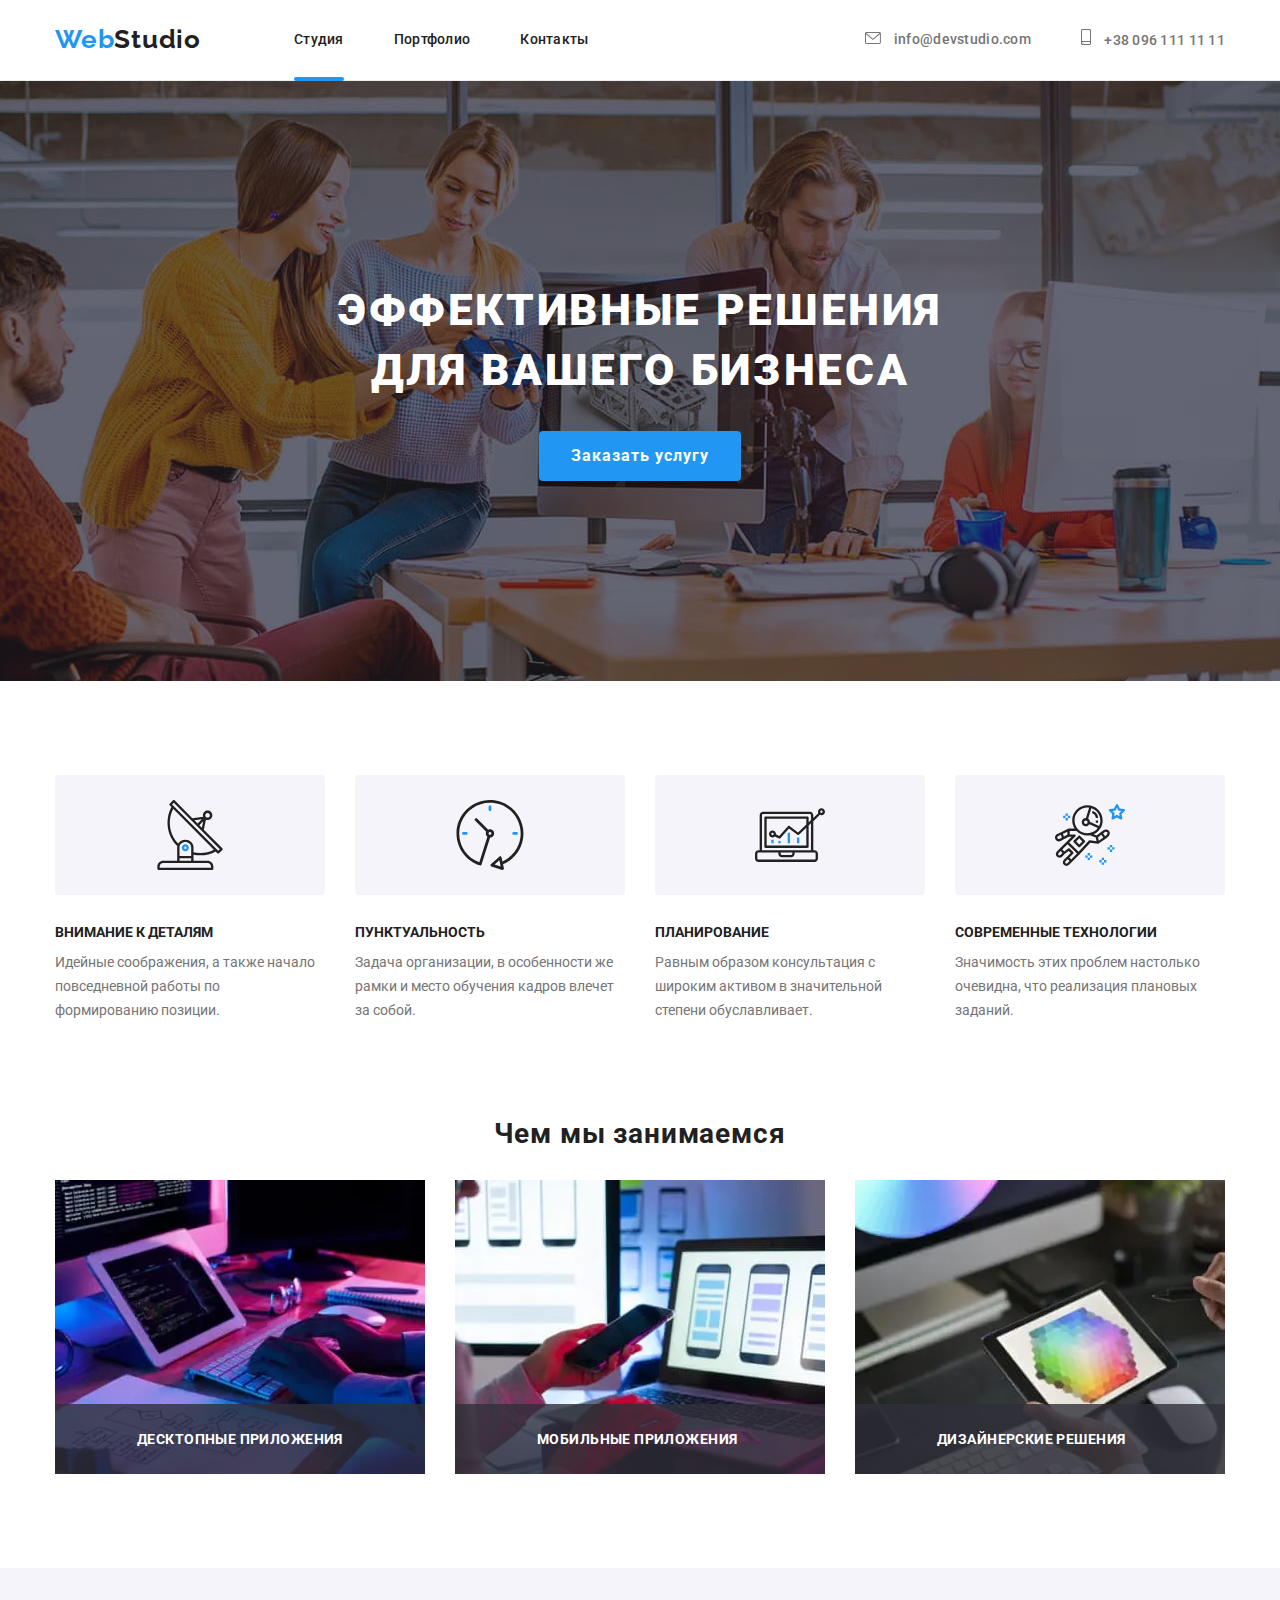
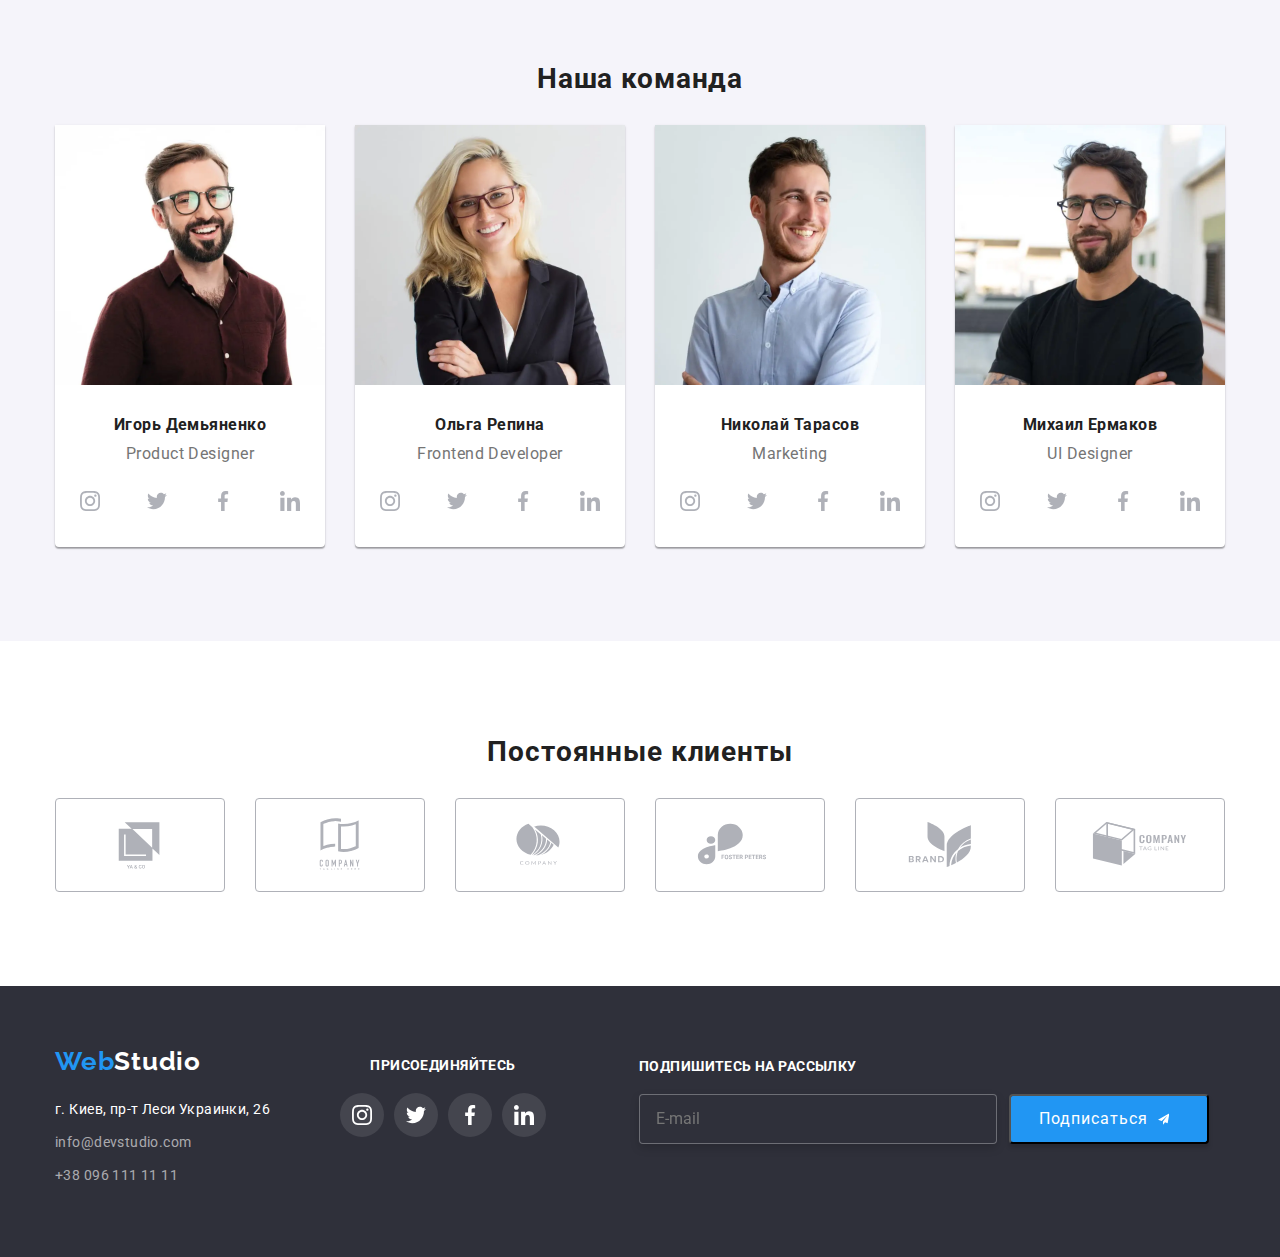
<file: index.html>
<!DOCTYPE html>
<html lang="ru">
<head>
    <meta charset="UTF-8">
    <meta http-equiv="X-UA-Compatible" content="IE=edge">
    <meta name="viewport" content="width=device-width, initial-scale=1.0">
    <title>Эффективные решения для вашего бизнеса</title>
    <link rel="preconnect" href="https://fonts.googleapis.com">
    <link rel="preconnect" href="https://fonts.gstatic.com" crossorigin>
    <link href="https://fonts.googleapis.com/css2?family=Raleway:wght@700&family=Roboto:wght@400;500;700;900&display=swap" rel="stylesheet">
    <link 
        rel="stylesheet" 
        href="https://cdnjs.cloudflare.com/ajax/libs/modern-normalize/1.1.0/modern-normalize.min.css" 
        integrity="sha512-wpPYUAdjBVSE4KJnH1VR1HeZfpl1ub8YT/NKx4PuQ5NmX2tKuGu6U/JRp5y+Y8XG2tV+wKQpNHVUX03MfMFn9Q==" 
        crossorigin="anonymous" 
        referrerpolicy="no-referrer" 
    />
    <link rel="stylesheet" href="https://cdnjs.cloudflare.com/ajax/libs/modern-normalize/1.1.0/modern-normalize.min.css">
    <link rel="stylesheet" href="./css/main.min.css">
</head>
<body>
    <header class="header">
        <div class="container header__container">
        <a class="logo header__logo link" href="./index.html"><span class="header__logo-web">Web</span>Studio</a>
        <nav class="site-nav">
            <ul class="list site-list">
                <li class="site-list__item"><a class="link site-list__link current" href="./index.html"
                    rel="noopener noreferrer">Студия</a></li>
                <li class="site-list__item"><a class="link site-list__link" href="./portfolio.html"
                    rel="noopener noreferrer">Портфолио</a></li>
                <li class="site-list__item"><a class="link site-list__link" href="">Контакты</a></li>            
             </ul>
        </nav>

                     
            <ul class="list connect">
                <li class="connect__list mail">
                                <a class="link connect__name" href="mailto:info@devstudio.com" rel="noopener noreferrer">
                   <svg class="connect__img1">
                   
                       <use href="./images/icons.svg#icon-envelope">
                        </use>
                   </svg>
                    info@devstudio.com
                                </a>
                
                </li>
                    
                <li class="connect__list">
                                <a class="link connect__name" href="tel:+380961111111">
                    <svg class="connect__img2">
                        <use href="./images/icons.svg#icon-smartphone">
                        </use>
                    </svg>                       
                    +38 096 111 11 11
                                </a>
                </li>
            </ul>
            <button class="mobile-menu-btn" data-menu-open>
                <svg class="mobile-menu-btn__icon" width="40" height="40">
                    <use href="./images/icons.svg#burger-menu-icon">                    
                    </use>
                </svg>
            </button>
        </div>
        
       <div class="mobile-menu" data-menu>
           <div class="container mobile-menu__container">
            <button type="button" class="mobile-menu__close-btn" data-menu-close>
                <svg class="mobile-menu__close-icon" width="40" height="40">
                    <use href="./images/icons.svg#close-icon"></use>
                </svg> 
            </button>
            <ul class="mobile-menu-nav">
                <li class="list mobile-menu-nav__item"><a class="mobile-menu-nav__link" href="./index.html"
                    rel="noopener noreferrer">Студия</a></li>
                <li class="list mobile-menu-nav__item"><a class="mobile-menu-nav__link" href="./portfolio.html"
                    rel="noopener noreferrer">Портфолио</a></li> 
                <li class="list mobile-menu-nav__item"><a class="mobile-menu-nav__link">Контакты</a></li>
            </ul>
            <ul class="mobile-menu-tel">
                <li class="list mobile-menu-tel__item"><a class="mobile-menu-tel__link" href="tel:+380961111111">+38 096 111 11 11</a></li>
            </ul>
            <ul class="mobile-menu-mail">
                <li class="list mobile-menu-mail__item"><a class="mobile-menu-mail__link" href="mailto:info@devstudio.com">info@devstudio.com</a></li>
            </ul>
            <ul class="mobile-menu-social">
                <li class="list mobile-menu-social__item"><a href="https://www.Instagram.com/" target="_blank" rel="noreferrer noopener" class="mobile-menu-social__link">Instagram</a></li>
                <li class="list mobile-menu-social__item"><a href="https://www.Twitter.com/" target="_blank" rel="noreferrer noopener" class="mobile-menu-social__link">Twitter</a></li>
                <li class="list mobile-menu-social__item"><a href="https://www.Facebook.com/" target="_blank" rel="noreferrer noopener" class="mobile-menu-social__link">Facebook</a></li>
                <li class="list mobile-menu-social__item"><a href="https://www.Linkedin.com/" target="_blank" rel="noreferrer noopener" class="mobile-menu-social__link">Linkedin</a></li>
            </ul>
            </div>
        </div>
             

    </header>
    <main>
        <section class="hero">
            <div class="container hero__container">
            <h1 class="hero__title">Эффективные решения для вашего бизнеса</h1>
            <button type="button" class="hero__btn" data-modal-open>Заказать услугу</button> 
            </div>
        </section>

<section class="section about">
            <div class="container about__container">
            <h2 class="visually-hidden">Преимущества</h2>
            <ul class="about-list" style="list-style:none;">
                <li class="about-list__title-img">
                    
                    <div class="about-icon-wrap">
                        
                        <svg class="about-list__icon" width="70" height="70">
                            <use href="./images/icons.svg#icon-antenna">
                            </use>
                        </svg>
                        
                    </div>
                    <h3 class="about-item__title">Внимание к деталям</h3>
                    <p class="about-item__text">Идейные соображения, а также начало повседневной работы по формированию позиции.</p>
                </li>
                <li class="about-list__title-img">
                    
                    <div class="about-icon-wrap">
                        <svg class="about-list__icon" width="70" height="70">
                            <use href="./images/icons.svg#icon-clock">
                            </use>
                        </svg>
                   
                        
                    </div>
                    <h3 class="about-item__title">Пунктуальность</h3>
                     <p class="about-item__text">Задача организации, в особенности же рамки и место обучения кадров влечет за собой.</p>
                </li>
                <li class="about-list__title-img">
                    
                    <div class="about-icon-wrap">
                        <svg class="about-list__icon" width="70" height="70">
                            <use href="./images/icons.svg#icon-diagram">
                            </use>
                        </svg>
                    
                    </div>
                    <h3 class="about-item__title">Планирование</h3>
                    <p class="about-item__text">Равным образом консультация с широким активом в значительной степени обуславливает.</p>
                </li>
                <li class="about-list__title-img">
                    
                    <div class="about-icon-wrap">
                        <svg class="about-list__icon" width="70" height="70">
                            <use href="./images/icons.svg#icon-astronaut">
                            </use>
                        </svg>
                    
                    </div>
                    <h3 class="about-item__title">Современные технологии</h3>
                    <p class="about-item__text">Значимость этих проблем настолько очевидна, что реализация плановых заданий.</p>
                </li>
            </ul>  
            </div>          
        </section>        
        
        <section class="images">
            <div class="container">
            <h2 class="after-title">Чем мы занимаемся</h2>
            <ul class="images-list">
                <li class="images-list__img">
                    
                    <picture>
                        <source
                            srcset="./images/about-img-1.webp 1x, ./images/about-img-1@2x.webp 2x"
                            media="(min-width:1200px)"
                            type="image/webp"/>
                        <source
                            srcset="./images/about-img-1.jpg 1x, ./images/about-img-1@2x.jpg 2x"
                            media="(min-width:1200px)" />
                        <source
                            srcset="./images/about-img-1-tab.webp 1x, ./images/about-img-1-tab@2x.webp 2x"
                            media="(min-width:768px)"
                            type="image/webp"/>
                        <source 
                            srcset="./images/about-img-1-tab.jpg 1x, ./images/about-img-1-tab@2x.jpg 2x" 
                            media="(min-width:768px)" />
                        <source
                            srcset="./images/about-img-1-mob.webp 1x, ./images/about-img-1-mob@2x.webp 2x"
                            media="(max-width:767px)"
                            type="image/webp"/>
                        <source 
                            srcset="./images/about-img-1-mob.jpg 1x, ./images/about-img-1-mob@2x.jpg 2x" 
                            media="(max-width:767px)" />
                        <img 
                            src="./images/about-img-1.jpg" 
                            lang="en" alt="печатает на планшете"                             
                            />
                    </picture>
                    <!-- <img 
                    src="./images/about-img-1.jpg" 
                    alt="печатает на планшете"
                    width="370"
                    height="294"
                    /> -->
                    <p class="images-list__text">Десктопные приложения</p>
                    
                </li>
                <li class="images-list__img">
                    <picture>
                        <source
                            srcset="./images/about-img-2.webp 1x, ./images/about-img-2@2x.webp 2x"
                            media="(min-width:1200px)"
                            type="image/webp"/>
                        <source
                            srcset="./images/about-img-2.jpg 1x, ./images/about-img-2@2x.jpg 2x"
                            media="(min-width:1200px)" />
                        <source
                            srcset="./images/about-img-2-tab.webp 1x, ./images/about-img-2-tab@2x.webp 2x"
                            media="(min-width:768px)"
                            type="image/webp"/>
                        <source 
                            srcset="./images/about-img-2-tab.jpg 1x, ./images/about-img-2-tab@2x.jpg 2x" 
                            media="(min-width:768px)" />
                        <source
                            srcset="./images/about-img-2-mob.webp 1x, ./images/about-img-2-mob@2x.webp 2x"
                            media="(max-width:767px)"
                            type="image/webp"/>
                        <source 
                            srcset="./images/about-img-2-mob.jpg 1x, ./images/about-img-2-mob@2x.jpg 2x" 
                            media="(max-width:767px)" />
                        <img 
                            src="./images/about-img-2.jpg" 
                            lang="en" alt="печатает на ноутбуке"                             
                            />
                    </picture>
                    <!-- <img 
                    src="./images/about-img-2.jpg" 
                    alt="печатает на ноутбуке"
                    width="370"
                    height="294"
                    />  -->
                    <p class="images-list__text">Мобильные приложения</p> 
                </li>
                <li class="images-list__img">
                    <picture>
                        <source
                            srcset="./images/about-img-3.webp 1x, ./images/about-img-3@2x.webp 2x"
                            media="(min-width:1200px)"
                            type="image/webp"/>
                        <source
                            srcset="./images/about-img-3.jpg 1x, ./images/about-img-3@2x.jpg 2x"
                            media="(min-width:1200px)" />
                        <source
                            srcset="./images/about-img-3-tab.webp 1x, ./images/about-img-3-tab@2x.webp 2x"
                            media="(min-width:768px)"
                            type="image/webp"/>
                        <source 
                            srcset="./images/about-img-3-tab.jpg 1x, ./images/about-img-3-tab@2x.jpg 2x" 
                            media="(min-width:768px)" />
                        <source
                            srcset="./images/about-img-3-mob.webp 1x, ./images/about-img-3-mob@2x.webp 2x"
                            media="(max-width:767px)"
                            type="image/webp"/>
                        <source 
                            srcset="./images/about-img-3-mob.jpg 1x, ./images/about-img-3-mob@2x.jpg 2x" 
                            media="(max-width:767px)" />
                        <img 
                            src="./images/about-img-3.jpg" 
                            lang="en" alt="рисует на планшете"                             
                            />
                    </picture>
                    <!-- <img 
                    src="./images/about-img-3.jpg" 
                    alt="рисует на планшете"
                    width="370"
                    height="294"
                    />     -->
                    <p class="images-list__text">Дизайнерские решения</p>
                </li>
            </ul>
            </div>
        </section>
        <section class="team">
            <div class="container">
            <h2 class="after-title">Наша команда</h2>
            <ul class="about-team" style="list-style:none;">
                <li class="about-team__img">
                    <picture>
                        <source
                            srcset="./images/team-img-1.webp 1x, ./images/team-img-1@2x.webp 2x"
                            media="(min-width:1200px)"
                            type="image/webp"/>
                        <source
                            srcset="./images/team-img-1.jpg 1x, ./images/team-img-1@2x.jpg 2x"
                            media="(min-width:1200px)" />
                        <source
                            srcset="./images/team-img-1-tab.webp 1x, ./images/team-img-1-tab@2x.webp 2x"
                            media="(min-width:768px)"
                            type="image/webp"/>
                        <source 
                            srcset="./images/team-img-1-tab.jpg 1x, ./images/team-img-1-tab@2x.jpg 2x" 
                            media="(min-width:768px)" />
                        <source
                            srcset="./images/team-img-1-mob.webp 1x, ./images/team-img-1-mob@2x.webp 2x"
                            media="(max-width:767px)"
                            type="image/webp"/>
                        <source 
                            srcset="./images/team-img-1-mob.jpg 1x, ./images/team-img-1-mob@2x.jpg 2x" 
                            media="(max-width:767px)" />
                        <img 
                            src="./images/team-img-1.jpg" 
                            lang="en" alt="Product Designer"
                            class="team-img" 
                            />
                    </picture>
                    <!-- <img src="./images/team-img-1-mob.jpg" alt="Игорь Демьяненко"> -->
                    <div class="about-team__content">
                    <h3 class="about-team__name">Игорь Демьяненко</h3>
                    <p class="about-team__profession" lang="en">Product Designer</p>
                    <ul class="about-team__social-list list">
                        <li class="about-team__social-item">
                            <a href="https://www.Instagram.com/" target="_blank" rel="noreferrer noopener" class="about-team__social-link">
                                <svg class="about-team__social-icon" width="20" height="20">
                                    <use href="./images/icons.svg#icon-instagram"></use>
                                </svg>
                            </a>
                        </li>
                        <li class="about-team__social-item">
                            <a href="https://www.Twitter.com/" target="_blank" rel="noreferrer noopener" class="about-team__social-link">
                                <svg class="about-team__social-icon" width="20" height="20">
                                    <use href="./images/icons.svg#icon-twitter"></use>
                                </svg>
                            </a>
                        </li>
                        <li class="about-team__social-item">
                            <a href="https://www.facebook.com/" target="_blank" rel="noreferrer noopener" class="about-team__social-link">
                                <svg class="about-team__social-icon" width="20" height="20">
                                    <use href="./images/icons.svg#icon-facebook"></use>
                                </svg>
                            </a>
                        </li>
                        <li class="about-team__social-item">
                            <a href="https://www.Linkedin.com/" target="_blank" rel="noreferrer noopener" class="about-team__social-link">
                                <svg class="about-team__social-icon" width="20" height="20">
                                    <use href="./images/icons.svg#icon-linkedin"></use>
                                </svg>
                            </a>
                        </li>
                    </ul>
                    </div>
                </li>
                <li class="about-team__img">
                    <picture>
                        <source
                            srcset="./images/team-img-2.webp 1x, ./images/team-img-2@2x.webp 2x"
                            media="(min-width:1200px)"
                            type="image/webp"/>
                        <source 
                            srcset="./images/team-img-2.jpg 1x, ./images/team-img-2@2x.jpg 2x" 
                            media="(min-width:1200px)" />
                        <source
                            srcset="./images/team-img-2-tab.webp 1x, ./images/team-img-2-tab@2x.webp 2x"
                            media="(min-width:768px)"
                            type="image/webp"/>
                        <source 
                            srcset="./images/team-img-2-tab.jpg 1x, ./images/team-img-2-tab@2x.jpg 2x" 
                            media="(min-width:768px)" />
                        <source
                            srcset="./images/team-img-2-mob.webp 1x, ./images/team-img-2-mob@2x.webp 2x"
                            media="(max-width:767px)"
                            type="image/webp"/>
                        <source 
                            srcset="./images/team-img-2-mob.jpg 1x, ./images/team-img-2-mob@2x.jpg 2x" 
                            media="(max-width:767px)" />
                        <img 
                        src="./images/team-img-2.jpg" 
                        lang="en" alt="Frontend Developer" 
                        class="team-img"/>
                    </picture>
                    <!-- <img src="./images/team-img-2-mob.jpg" alt="Ольга Репина"> -->
                    <div class="about-team__content">
                    <h3 class="about-team__name">Ольга Репина</h3>
                    <p class="about-team__profession" lang="en">Frontend Developer</p>
                    <ul class="about-team__social-list list">
                        <li class="about-team__social-item">
                            <a href="https://www.Instagram.com/" target="_blank" rel="noreferrer noopener" class="about-team__social-link">
                                <svg class="about-team__social-icon" width="20" height="20">
                                    <use href="./images/icons.svg#icon-instagram"></use>
                                </svg>
                            </a>
                        </li>
                        <li class="about-team__social-item">
                            <a href="https://www.Twitter.com/" target="_blank" rel="noreferrer noopener" class="about-team__social-link">
                                <svg class="about-team__social-icon" width="20" height="20">
                                    <use href="./images/icons.svg#icon-twitter"></use>
                                </svg>
                            </a>
                        </li>
                        <li class="about-team__social-item">
                            <a href="https://www.facebook.com/" target="_blank" rel="noreferrer noopener" class="about-team__social-link">
                                <svg class="about-team__social-icon" width="20" height="20">
                                    <use href="./images/icons.svg#icon-facebook"></use>
                                </svg>
                            </a>
                        </li>
                        <li class="about-team__social-item">
                            <a href="https://www.Linkedin.com/" target="_blank" rel="noreferrer noopener" class="about-team__social-link">
                                <svg class="about-team__social-icon" width="20" height="20">
                                    <use href="./images/icons.svg#icon-linkedin"></use>
                                </svg>
                            </a>
                        </li>
                    </ul>
                </div>
                </li>
                <li class="about-team__img">
                    <picture>
                        <source
                            srcset="./images/team-img-3.webp 1x, ./images/team-img-3@2x.webp 2x"
                            media="(min-width:1200px)"
                            type="image/webp"/>
                        <source 
                            srcset="./images/team-img-3.jpg 1x, ./images/team-img-3@2x.jpg 2x" 
                            media="(min-width:1200px)" />
                        <source
                            srcset="./images/team-img-3-tab.webp 1x, ./images/team-img-3-tab@2x.webp 2x"
                            media="(min-width:768px)"
                            type="image/webp"/>
                        <source 
                            srcset="./images/team-img-3-tab.jpg 1x, ./images/team-img-3-tab@2x.jpg 2x" 
                            media="(min-width:768px)" />
                        <source
                            srcset="./images/team-img-3-mob.webp 1x, ./images/team-img-3-mob@2x.webp 2x"
                            media="(max-width:767px)"
                            type="image/webp"/>
                        <source 
                            srcset="./images/team-img-3-mob.jpg 1x, ./images/team-img-3-mob@2x.jpg 2x" 
                            media="(max-width:767px)" />
                        <img src="./images/team-img-3.jpg" 
                        lang="en" alt="Marketing Specialist" 
                        class="team-img">
                    </picture>
                    <!-- <img src="./images/team-img-3-mob.jpg" alt="Николай Тарасов"> -->
                    <div class="about-team__content">
                    <h3 class="about-team__name">Николай Тарасов</h3>
                    <p class="about-team__profession" lang="en">Marketing</p>
                    <ul class="about-team__social-list list">
                        <li class="about-team__social-item">
                            <a href="https://www.Instagram.com/" target="_blank" rel="noreferrer noopener" class="about-team__social-link">
                                <svg class="about-team__social-icon" width="20" height="20">
                                    <use href="./images/icons.svg#icon-instagram"></use>
                                </svg>
                            </a>
                        </li>
                        <li class="about-team__social-item">
                            <a href="https://www.Twitter.com/" target="_blank" rel="noreferrer noopener" class="about-team__social-link">
                                <svg class="about-team__social-icon" width="20" height="20">
                                    <use href="./images/icons.svg#icon-twitter"></use>
                                </svg>
                            </a>
                        </li>
                        <li class="about-team__social-item">
                            <a href="https://www.facebook.com/" target="_blank" rel="noreferrer noopener" class="about-team__social-link">
                                <svg class="about-team__social-icon" width="20" height="20">
                                    <use href="./images/icons.svg#icon-facebook"></use>
                                </svg>
                            </a>
                        </li>
                        <li class="about-team__social-item">
                            <a href="https://www.Linkedin.com/" target="_blank" rel="noreferrer noopeners" class="about-team__social-link">
                                <svg class="about-team__social-icon" width="20" height="20">
                                    <use href="./images/icons.svg#icon-linkedin"></use>
                                </svg>
                            </a>
                        </li>
                    </ul>
                </div>
                </li>
                <li class="about-team__img">
                    <picture>
                        <source
                            srcset="./images/team-img-4.webp 1x, ./images/team-img-4@2x.webp 2x"
                            media="(min-width:1200px)"
                            type="image/webp"/>
                        <source 
                            srcset="./images/team-img-4.jpg 1x, ./images/team-img-4.jpg 2x" 
                            media="(min-width:1200px)" />
                        <source
                            srcset="./images/team-img-4-tab.webp 1x, ./images/team-img-4-tab@2x.webp 2x"
                            media="(min-width:768px)"
                            type="image/webp"/>
                        <source 
                            srcset="./images/team-img-4-tab.jpg 1x, ./images/team-img-4-tab@2x.jpg 2x" 
                            media="(min-width:768px)" />
                        <source
                            srcset="./images/team-img-4-mob.webp 1x, ./images/team-img-4-mob@2x.webp 2x"
                            media="(max-width:767px)"
                            type="image/webp"/>
                        <source 
                            srcset="./images/team-img-4-mob.jpg 1x, ./images/team-img-4-mob@2x.jpg 2x" 
                            media="(max-width:767px)" />
                        <img src="./images/team-img-4.jpg" 
                        lang="en" alt="Marketing Specialist" class="team-img">
                    </picture>
                    <!-- <img src="./images/team-img-4-mob.jpg" alt="Михаил Ермаков"> -->
                    <div class="about-team__content">
                    <h3 class="about-team__name">Михаил Ермаков</h3>
                    <p class="about-team__profession" lang="en">UI Designer</p>
                    <ul class="about-team__social-list list">
                        <li class="about-team__social-item">
                            <a href="https://www.Instagram.com/" target="_blank" rel="noreferrer noopener" class="about-team__social-link">
                                <svg class="about-team__social-icon" width="20" height="20">
                                    <use href="./images/icons.svg#icon-instagram"></use>
                                </svg>
                            </a>
                        </li>
                        <li class="about-team__social-item">
                            <a href="https://www.Twitter.com/" target="_blank" rel="noreferrer noopener" class="about-team__social-link">
                                <svg class="about-team__social-icon" width="20" height="20">
                                    <use href="./images/icons.svg#icon-twitter"></use>
                                </svg>
                            </a>
                        </li>
                        <li class="about-team__social-item">
                            <a href="https://www.facebook.com/" target="_blank" rel="noreferrer noopener" class="about-team__social-link">
                                <svg class="about-team__social-icon" width="20" height="20">
                                    <use href="./images/icons.svg#icon-facebook"></use>
                                </svg>
                            </a>
                        </li>
                        <li class="about-team__social-item">
                            <a href="https://www.Linkedin.com/" target="_blank" rel="noreferrer noopener" class="about-team__social-link">
                                <svg class="about-team__social-icon" width="20" height="20">
                                    <use href="./images/icons.svg#icon-linkedin"></use>
                                </svg>
                            </a>
                        </li>
                    </ul>
                </div>
                </li>
            </ul>
        </div>
        </section>
    <section class="clients">
        <div class="container">
            <h2 class="after-title">Постоянные клиенты</h2>
            <ul class="about-clients card-client-set" style="list-style:none;">
                <li class="about-clients__img card-item">
                    <a href="" class="about-clients__link">
                    <svg class="about-clients__icon" width="106" height="60">
                        <use href="./images/icons.svg#icon-Logo1">
                        </use>
                    </svg>
                    </a>
                </li>
                <li class="about-clients__img card-item">
                    <a href="" class="about-clients__link">
                    <svg class="about-clients__icon" width="106" height="60">
                        <use href="./images/icons.svg#icon-Logo2">
                        </use>
                    </svg>
                    </a>
                </li>
                <li class="about-clients__img card-item">
                    <a href="" class="about-clients__link">
                    <svg class="about-clients__icon" width="106" height="60">
                        <use href="./images/icons.svg#icon-Logo3">
                        </use>
                    </svg>
                    </a>
                </li>
                <li class="about-clients__img card-item">
                    <a href="" class="about-clients__link">
                    <svg class="about-clients__icon" width="106" height="60">
                        <use href="./images/icons.svg#icon-Logo4">
                        </use>
                    </svg>
                    </a>
                </li>
                <li class="about-clients__img card-item">
                    <a href="" class="about-clients__link">
                    <svg class="about-clients__icon" width="106" height="60">
                        <use href="./images/icons.svg#icon-Logo5">
                        </use>
                    </svg>
                    </a>
                </li>
                <li class="about-clients__img card-item">
                    <a href="" class="about-clients__link">
                    <svg class="about-clients__icon" width="106" height="60">
                        <use href="./images/icons.svg#icon-Logo6">
                        </use>
                    </svg>
                    </a>
                </li>
            </ul>
        </div>
    </section>    
    </main>
    <footer class="footer">
        <div class="container footer-all">
        <div class="footer-wrap">
        <div class="footer-one">
        <a class="footer__logo" href="./index.html"><span class="footer__logo-web">Web</span>Studio</a>
            <address>                 
                <ul class="list2" style="list-style:none;">
                    <li>
                        <a class="link footer__link-adress" href="https://goo.gl/maps/Z5e63TXr589WFTZRA" 
                        target="_blank"
                        rel="noopener noreferrer"
                        >г. Киев, пр-т Леси Украинки, 26</a>
                    </li>        
                    <li>
                        <a class="link footer__link" href="mailto:info@devstudio.com" rel="noopener noreferrer">info@devstudio.com</a>
                    </li>
                    <li>
                        <a class="link footer__link" href="tel:+380961111111">+38 096 111 11 11</a>
                    </li>
                 </ul>
            </address>
        </div>
        <div class="footer-two">
            <h3 class="footer-name-2">
                Присоединяйтесь
            </h3>
            <ul class="footer-name-2-list" style="list-style:none;">
                <li class="footer__social-item">
                    <a href="https://www.Instagram.com/" target="_blank" rel="noreferrer noopener" class="footer__social-link">
                        <svg class="footer__social-icon" width="20" height="20">
                            <use href="./images/icons.svg#icon-instagram"></use>
                        </svg>
                    </a>
                </li>
                <li class="footer__social-item">
                    <a href="https://www.Twitter.com/" target="_blank" rel="noreferrer noopener" class="footer__social-link">
                        <svg class="footer__social-icon" width="20" height="20">
                            <use href="./images/icons.svg#icon-twitter"></use>
                        </svg>
                    </a>
                </li>
                <li class="footer__social-item">
                    <a href="https://www.facebook.com/" target="_blank" rel="noreferrer noopener" class="footer__social-link">
                        <svg class="footer__social-icon" width="20" height="20">
                            <use href="./images/icons.svg#icon-facebook"></use>
                        </svg>
                    </a>
                </li>
                <li class="footer__social-item">
                    <a href="https://www.Linkedin.com/" target="_blank" rel="noreferrer noopener" class="footer__social-link">
                        <svg class="footer__social-icon" width="20" height="20">
                            <use href="./images/icons.svg#icon-linkedin"></use>
                        </svg>
                    </a>
                </li>
            </ul>
        </div>
    </div>
    
        <div class="footer-three">
            <h3 class="footer-name-3">
                Подпишитесь на рассылку
            </h3>
        
            <form action="footer-form" class="footer-form-three">
            
            <label class="footer-three-email" for="footer-email"></label>
                    <input type="email" 
                        class="footer-input" 
                        name="footer-email"
                        required 
                        id="footer-email"
                        placeholder="E-mail"
                    />                
              
        <button type="submit" class="footer-button">Подписаться
            <svg class="footer-button-icon" width="24" height="24">
                <use href="./images/icons.svg#icon-icon-send"></use>
            </svg>
        </button>
    </form>
    </div>  
   
</div>
    </footer>
    <div class="backdrop is-hidden" data-modal>
        <div class="modal">
            <p class="modal-title">Оставьте свои данные, мы вам перезвоним</p>
                <form action="#">
                   <div class="form-firld">
                    <label class="input-text" for="user-name">Имя</label>
                <div class="input-wrap">
                    <input type="text" 
                        class="form-input" 
                        name="user-name"
                        required
                        minlength="2" 
                        id="user-name"
                    />
                    <svg class="input-icon" width="18" height="18">
                        <use href="./images/icons.svg#icon-person-black"></use>
                    </svg>
                </div>
            </div>     
                <div class="form-firld">
                    <label class="input-text" for="user-tel">Телефон</label>
                    <div class="input-wrap">
                    <input type="tel" 
                        class="form-input" 
                        name="user-tel"
                        required 
                        id="user-tel"
                    />
                    <svg class="input-icon" width="18" height="18">
                        <use href="./images/icons.svg#icon-phone-black"></use>
                    </svg>
                </div>
            </div>
                <div class="form-firld">
                    <label class="input-text" for="user-email">Почта</label>
                    <div class="input-wrap">
                    <input type="email" 
                        class="form-input" 
                        name="user-email"
                        required 
                        id="user-email"
                    />
                    <svg class="input-icon" width="18" height="18">
                        <use href="./images/icons.svg#icon-email-black"></use>
                    </svg>
                </div>
            </div>
                <div class="form-firld">
                    <label class="input-text" for="user-text">Комментарий</label>
                    <textarea 
                        placeholder="Введите текст"
                        name="user-text" 
                        id="user-text"
                        class="form-text"
                    ></textarea>
                </div>
                <div class="form-firld">
                    <input type="checkbox" name="policy" id="policy" class="policy-check visually-hidden"/>
                    <label for="policy" class="check-text">Соглашаюсь с рассылкой и принимаю &nbsp;<span class="check-text-policy">Условия договора</span>
                    </label>
                </div>
                
                    <button type="submit" class="checkbox-button">Отправить</button>
                    
                </form>
            <button type="button" class="modal-close" data-modal-close>
                
                    <svg class="modal-close-icon" width="11" height="11">
                        <use href="./images/icons.svg#icon-VectorX">
                        </use>
                    </svg>
                    
            </button>
        </div>
    </div>
    <script src="./js/modal.js"></script>
    <script src="./js/menu.js"></script>
</body>
</html>
</file>
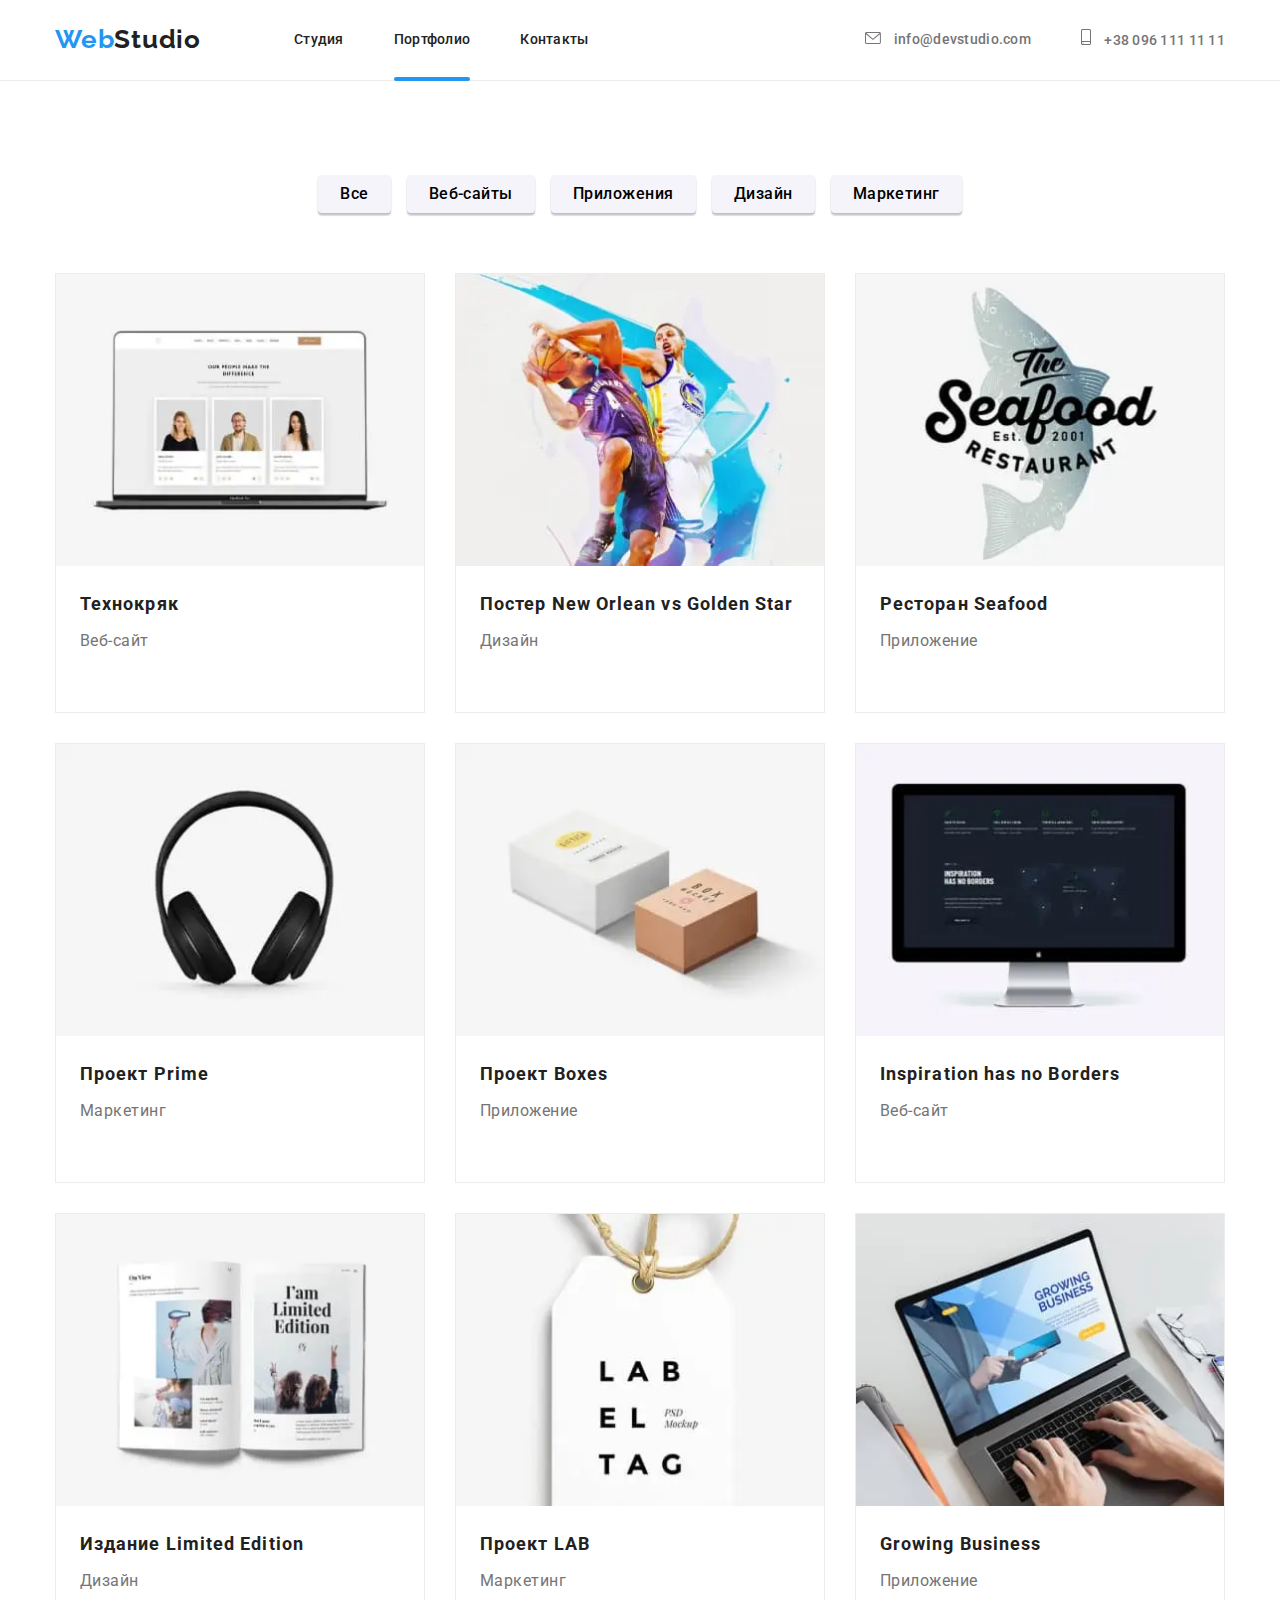
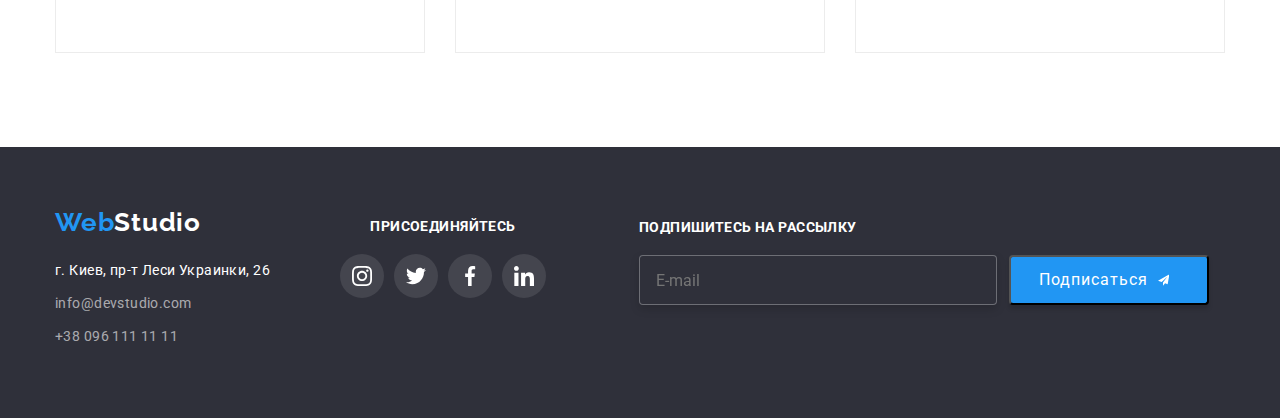
<file: portfolio.html>
<!DOCTYPE html>
<html lang="ru">
<head>
    <meta charset="UTF-8">
    <meta http-equiv="X-UA-Compatible" content="IE=edge">
    <meta name="viewport" content="width=device-width, initial-scale=1.0">
    <title>Эффективные решения для вашего бизнеса</title>
    <link rel="preconnect" href="https://fonts.googleapis.com">
    <link rel="preconnect" href="https://fonts.gstatic.com" crossorigin>
    <link href="https://fonts.googleapis.com/css2?family=Raleway:wght@700&family=Roboto:wght@400;500;700;900&display=swap" rel="stylesheet">
    <link rel="stylesheet" href="https://cdnjs.cloudflare.com/ajax/libs/modern-normalize/1.1.0/modern-normalize.min.css">
    <link rel="stylesheet" href="./css/main.min.css">
    
</head>
<body>
    <header class="header">
        <div class="container header__container">
        <a class="logo header__logo link" href="./index.html"><span class="header__logo-web">Web</span>Studio</a>
        <nav class="site-nav">
            <ul class="list site-list">
                <li class="site-list__item"><a class="link site-list__link" href="./index.html"
                    rel="noopener noreferrer">Студия</a></li>
                <li class="site-list__item"><a class="link site-list__link current" href="./portfolio.html"
                    rel="noopener noreferrer">Портфолио</a></li>
                <li class="site-list__item"><a class="link site-list__link" href="">Контакты</a></li>            
             </ul>
        </nav>         
                        
            <ul class="list connect">
                <li class="connect__list mail">
                    <a class="link connect__name" href="mailto:info@devstudio.com" rel="noopener noreferrer">
                        <svg class="connect__img1">
                            <use href="./images/icons.svg#icon-envelope">
                             </use>
                        </svg>                        
                        info@devstudio.com
                    </a>
                </li>
                <li class="connect__list">
                    <a class="link connect__name" href="tel:+380961111111">
                        
                        <svg class="connect__img2">
                            <use href="./images/icons.svg#icon-smartphone">
                            </use>
                        </svg>
                        +38 096 111 11 11
                    </a>
                </li>
            </ul>
            <button class="mobile-menu-btn" data-menu-open>
                <svg class="mobile-menu-btn__icon" width="40" height="40">
                    <use href="./images/icons.svg#burger-menu-icon">                    
                    </use>
                </svg>
            </button>
        </div>
        
       <div class="mobile-menu" data-menu>
           <div class="container mobile-menu__container">
            <button type="button" class="mobile-menu__close-btn" data-menu-close>
                <svg class="mobile-menu__close-icon" width="40" height="40">
                    <use href="./images/icons.svg#close-icon"></use>
                </svg> 
            </button>
            <ul class="mobile-menu-nav">
                <li class="list mobile-menu-nav__item"><a class="mobile-menu-nav__link" href="./index.html"
                    rel="noopener noreferrer">Студия</a></li>
                <li class="list mobile-menu-nav__item"><a class="mobile-menu-nav__link" href="./portfolio.html"
                    rel="noopener noreferrer">Портфолио</a></li> 
                <li class="list mobile-menu-nav__item"><a class="mobile-menu-nav__link">Контакты</a></li>
            </ul>
            <ul class="mobile-menu-tel">
                <li class="list mobile-menu-tel__item"><a class="mobile-menu-tel__link" href="tel:+380961111111">+38 096 111 11 11</a></li>
            </ul>
            <ul class="mobile-menu-mail">
                <li class="list mobile-menu-mail__item"><a class="mobile-menu-mail__link" href="mailto:info@devstudio.com">info@devstudio.com</a></li>
            </ul>
            <ul class="mobile-menu-social">
                <li class="list mobile-menu-social__item"><a class="mobile-menu-social__link">Instagram</a></li>
                <li class="list mobile-menu-social__item"><a class="mobile-menu-social__link">Twitter</a></li>
                <li class="list mobile-menu-social__item"><a class="mobile-menu-social__link">Facebook</a></li>
                <li class="list mobile-menu-social__item"><a class="mobile-menu-social__link">Linkedin</a></li>
            </ul>
        </div>  
        </div>

    </header>
<main>
    <section class="hero-portfolio">
        <h2 class="visually-hidden">WebStudio</h2>
        <div class="container">
        <ul class="list-btn" style="list-style:none;">
            <li>
                <button type="button" class="hero-list-btn">
                Все
                </button> 
            </li>
            <li>
                <button type="button" class="hero-list-btn">
                Веб-сайты
                </button> 
            </li>
            <li>
                <button type="button" class="hero-list-btn">
                Приложения
                </button> 
            </li>
            <li>
                <button type="button" class="hero-list-btn">
                Дизайн
                </button> 
            </li>
            <li>
                <button type="button" class="hero-list-btn">
                Маркетинг
                </button> 
            </li>
        </ul>
        </div>
    </section>
    <section class="portfolio">
        <div class="container">
        <ul class="portfolio-list card-set" style="list-style:none;">
            <li class="portfolio-list-item">
                <div class="portfolio-list-item-wrap">
                    <picture>
                        <source
                            srcset="./images/web-img-1.webp 1x, ./images/web-img-1@2x.webp 2x"
                            media="(min-width:1200px)"
                            type="image/webp"/>
                        <source 
                            srcset="./images/web-img-1.jpg 1x, ./images/web-img-1@2x.jpg 2x" 
                            media="(min-width:1200px)" />
                            <source
                            srcset="./images/web-img-1-tab.webp 1x, ./images/web-img-1-tab@2x.webp 2x"
                            media="(min-width:768px)"
                            type="image/webp"/>
                        <source 
                            srcset="./images/web-img-1-tab.jpg 1x, ./images/web-img-1-tab@2x.jpg 2x" 
                            media="(min-width:768px)" />
                            <source
                            srcset="./images/web-img-1-mob.webp 1x, ./images/web-img-1-mob@2x.webp 2x"
                            media="(max-width:767px)"
                            type="image/webp"/>
                        <source 
                            srcset="./images/web-img-1-mob.jpg 1x, ./images/web-img-1-mob@2x.jpg 2x"
                            media="(max-width:767px)" />
                        <img class="project-img" src="./images/web-img-1.jpg" lang="ru" alt="Веб-сайт1" />
                      </picture>
                <!-- <img src="./images/web-img-1-mob.jpg" alt="Веб-сайт1"
                width="370"
                height="294"> -->
                <p class="web-img-text">Технокряк это современная площадка распространения коронавируса. Компании используют эту платформу для цифрового шпионажа и атак на защищённые сервера конкурентов.
                </p>
                </div>
                <h3 class="portfolio-title">Технокряк</h3>
                <p class="portfolio-text">Веб-сайт</p>
            </li>
            <li class="portfolio-list-item">
                <div class="portfolio-list-item-wrap">
                    <picture>
                        <source
                            srcset="./images/design-img-1.webp 1x, ./images/design-img-1@2x.webp 2x"
                            media="(min-width:1200px)"
                            type="image/webp"/>
                        <source 
                            srcset="./images/design-img-1.jpg 1x, ./images/design-img-1@2x.jpg 2x" 
                            media="(min-width:1200px)" />
                            <source
                            srcset="./images/design-img-1-tab.webp 1x, ./images/design-img-1-tab@2x.webp 2x"
                            media="(min-width:768px)"
                            type="image/webp"/>
                        <source 
                            srcset="./images/design-img-1-tab.jpg 1x, ./images/design-img-1-tab@2x.jpg 2x" 
                            media="(min-width:768px)" />
                            <source
                            srcset="./images/design-img-1-mob.webp 1x, ./images/design-img-1-mob@2x.webp 2x"
                            media="(max-width:767px)"
                            type="image/webp"/>
                        <source 
                            srcset="./images/design-img-1-mob.jpg 1x, ./images/design-img-1-mob@2x.jpg 2x"
                          media="(max-width:767px)" />
                        <img class="project-img" src="./images/design-img-1.jpg" lang="ru" alt="Дизайн1" />
                      </picture>
                <!-- <img src="./images/design-img-1-mob.jpg" alt="Дизайн1"
                width="370"
                height="294"> -->
                <p class="web-img-text">Технокряк это современная площадка распространения коронавируса. Компании используют эту платформу для цифрового шпионажа и атак на защищённые сервера конкурентов.
                </p>
                </div>
                <h3 class="portfolio-title">Постер New Orlean vs Golden Star</h3>
                <p class="portfolio-text">Дизайн</p>
            </li>
            <li class="portfolio-list-item">
                <div class="portfolio-list-item-wrap">
                    <picture>
                        <source
                            srcset="./images/app-img-1.webp 1x, ./images/app-img-1@2x.webp 2x"
                            media="(min-width:1200px)"
                            type="image/webp"/>
                        <source 
                            srcset="./images/app-img-1.jpg 1x, ./images/app-img-1@2x.jpg 2x" 
                            media="(min-width:1200px)" />
                            <source
                            srcset="./images/app-img-1-tab.webp 1x, ./images/app-img-1-tab@2x.webp 2x"
                            media="(min-width:768px)"
                            type="image/webp"/>
                        <source 
                            srcset="./images/app-img-1-tab.jpg 1x, ./images/app-img-1-tab@2x.jpg 2x" 
                            media="(min-width:768px)" />
                            <source
                            srcset="./images/app-img-1-mob.webp 1x, ./images/app-img-1-mob@2x.webp 2x"
                            media="(max-width:767px)"
                            type="image/webp"/>
                        <source 
                            srcset="./images/app-img-1-mob.jpg 1x, ./images/app-img-1-mob@2x.jpg 2x"
                            media="(max-width:767px)" />
                        <img class="project-img" src="./images/app-img-1.jpg" lang="ru" alt="Приложение1" />
                      </picture>
                <!-- <img src="./images/app-img-1-mob.jpg" alt="Приложение1"
                width="370"
                height="294"> -->
                <p class="web-img-text">Технокряк это современная площадка распространения коронавируса. Компании используют эту платформу для цифрового шпионажа и атак на защищённые сервера конкурентов.
                </p>
                </div>
                <h3 class="portfolio-title">Ресторан Seafood</h3>
                <p class="portfolio-text">Приложение</p>
            </li>
            <li class="portfolio-list-item">
                <div class="portfolio-list-item-wrap">
                    <picture>
                        <source
                            srcset="./images/marketing-img-1.webp 1x, ./images/marketing-img-1@2x.webp 2x"
                            media="(min-width:1200px)"
                            type="image/webp"/>
                        <source 
                            srcset="./images/marketing-img-1.jpg 1x, ./images/marketing-img-1@2x.jpg 2x" 
                            media="(min-width:1200px)" />
                            <source
                            srcset="./images/marketing-img-1-tab.webp 1x, ./images/marketing-img-1-tab@2x.webp 2x"
                            media="(min-width:768px)"
                            type="image/webp"/>
                        <source 
                            srcset="./images/marketing-img-1-tab.jpg 1x, ./images/marketing-img-1-tab@2x.jpg 2x" 
                            media="(min-width:768px)" />
                            <source
                            srcset="./images/marketing-img-1-mob.webp 1x, ./images/marketing-img-1-mob@2x.webp 2x"
                            media="(max-width:767px)"
                            type="image/webp"/>
                        <source 
                            srcset="./images/marketing-img-1-mob.jpg 1x, ./images/marketing-img-1-mob@2x.jpg 2x"
                            media="(max-width:767px)" />
                        <img class="project-img" src="./images/app-img-1.jpg" lang="ru" alt="Маркетинг1" />
                      </picture>
                <!-- <img src="./images/marketing-img-1.jpg" alt="Маркетинг1"
                width="370"
                height="294"> -->
                <p class="web-img-text">Технокряк это современная площадка распространения коронавируса. Компании используют эту платформу для цифрового шпионажа и атак на защищённые сервера конкурентов.
                </p>
                </div>
                <h3 class="portfolio-title">Проект Prime</h3>
                <p class="portfolio-text">Маркетинг</p>
            </li>
            <li class="portfolio-list-item">
                <div class="portfolio-list-item-wrap">
                    <picture>
                        <source
                            srcset="./images/app-img-2.webp 1x, ./images/app-img-2@2x.webp 2x"
                            media="(min-width:1200px)"
                            type="image/webp"/>
                        <source 
                            srcset="./images/app-img-2.jpg 1x, ./images/app-img-2@2x.jpg 2x" 
                            media="(min-width:1200px)" />
                        <source
                            srcset="./images/app-img-2-tab.webp 1x, ./images/app-img-2-tab@2x.webp 2x"
                            media="(min-width:768px)"
                            type="image/webp"/>
                        <source 
                            srcset="./images/app-img-2-tab.jpg 1x, ./images/app-img-2-tab@2x.jpg 2x" 
                            media="(min-width:768px)" />
                        <source
                            srcset="./images/app-img-2-mob.webp 1x, ./images/app-img-2-mob@2x.webp 2x"
                            media="(max-width:767px)"
                            type="image/webp"/>
                        <source 
                            srcset="./images/app-img-2-mob.jpg 1x, ./images/app-img-2-mob@2x.jpg 2x"
                            media="(max-width:767px)" />
                        <img class="project-img" src="./images/app-img-2.jpg" lang="ru" alt="Приложение2" />
                      </picture>
                <!-- <img src="./images/app-img-2-mob.jpg" alt="Приложение2"
                width="370"
                height="294"> -->
                <p class="web-img-text">Технокряк это современная площадка распространения коронавируса. Компании используют эту платформу для цифрового шпионажа и атак на защищённые сервера конкурентов.
                </p>
                </div>
                <h3 class="portfolio-title">Проект Boxes</h3>
                <p class="portfolio-text">Приложение</p>
            </li>
            <li class="portfolio-list-item">
                <div class="portfolio-list-item-wrap">
                    <picture>
                        <source
                            srcset="./images/web-img-2.webp 1x, ./images/web-img-2@2x.webp 2x"
                            media="(min-width:1200px)"
                            type="image/webp"/>
                        <source 
                            srcset="./images/web-img-2.jpg 1x, ./images/web-img-2@2x.jpg 2x" 
                            media="(min-width:1200px)" />
                        <source
                            srcset="./images/web-img-2-tab.webp 1x, ./images/web-img-2-tab@2x.webp 2x"
                            media="(min-width:7680px)"
                            type="image/webp"/>
                        <source 
                            srcset="./images/web-img-2-tab.jpg 1x, ./images/web-img-2-tab@2x.jpg 2x" 
                            media="(min-width:768px)" />
                        <source
                            srcset="./images/web-img-2-mob.webp 1x, ./images/web-img-2-mob@2x.webp 2x"
                            media="(max-width:767px)"
                            type="image/webp"/>
                        <source 
                            srcset="./images/web-img-2-mob.jpg 1x, ./images/web-img-2-mob@2x.jpg 2x"
                            media="(max-width:767px)" />
                        <img class="project-img" src="./images/web-img-2.jpg" lang="ru" alt="Веб-сайт2" />
                      </picture>
                <!-- <img src="./images/web-img-2-mob.jpg" alt="Веб-сайт2"
                width="370"
                height="294"> -->
                <p class="web-img-text">Технокряк это современная площадка распространения коронавируса. Компании используют эту платформу для цифрового шпионажа и атак на защищённые сервера конкурентов.
                </p>
                </div>
                <h3 class="portfolio-title" lang="en">Inspiration has no Borders</h3>
                <p class="portfolio-text">Веб-сайт</p>
            </li>
            <li class="portfolio-list-item">
                <div class="portfolio-list-item-wrap">
                    <picture>
                        <source
                            srcset="./images/design-img-2.webp 1x, ./images/design-img-2@2x.webp 2x"
                            media="(min-width:1200px)"
                            type="image/webp"/>
                        <source 
                            srcset="./images/design-img-2.jpg 1x, ./images/design-img-2@2x.jpg 2x" 
                            media="(min-width:1200px)" />
                        <source
                            srcset="./images/design-img-2-tab.webp 1x, ./images/design-img-2-tab@2x.webp 2x"
                            media="(min-width:768px)"
                            type="image/webp"/>
                        <source 
                            srcset="./images/design-img-2-tab.jpg 1x, ./images/design-img-2-tab@2x.jpg 2x" 
                            media="(min-width:768px)" />
                        <source
                            srcset="./images/design-img-2-mob.webp 1x, ./images/design-img-2-mob@2x.webp 2x"
                            media="(max-width:767px)"
                            type="image/webp"/>
                        <source 
                            srcset="./images/design-img-2-mob.jpg 1x, ./images/design-img-2-mob@2x.jpg 2x"
                            media="(max-width:767px)" />
                        <img class="project-img" src="./images/design-img-2.jpg" lang="ru" alt="Дизайн2" />
                      </picture>
                <!-- <img src="./images/design-img-2-mob.jpg" alt="Дизайн2"
                width="370"
                height="294"> -->
                <p class="web-img-text">Технокряк это современная площадка распространения коронавируса. Компании используют эту платформу для цифрового шпионажа и атак на защищённые сервера конкурентов.
                </p>
                </div>
                <h3 class="portfolio-title">Издание Limited Edition</h3>
                <p class="portfolio-text">Дизайн</p>
            </li>
            <li class="portfolio-list-item">
                <div class="portfolio-list-item-wrap">
                    <picture>
                        <source
                            srcset="./images/marketing-img-2.webp 1x, ./images/marketing-img-2@2x.webp 2x"
                            media="(min-width:1200px)"
                            type="image/webp"/>
                        <source 
                            srcset="./images/marketing-img-2.jpg 1x, ./images/marketing-img-2@2x.jpg 2x" 
                            media="(min-width:1200px)" />
                        <source
                            srcset="./images/marketing-img-2-tab.webp 1x, ./images/marketing-img-2-tab@2x.webp 2x"
                            media="(min-width:768px)"
                            type="image/webp"/>
                        <source 
                            srcset="./images/marketing-img-2-tab.jpg 1x, ./images/marketing-img-2-tab@2x.jpg 2x" 
                            media="(min-width:768px)" />
                        <source
                            srcset="./images/marketing-img-2-mob.webp 1x, ./images/marketing-img-2-mob@2x.webp 2x"
                            media="(max-width:767px)"
                            type="image/webp"/>
                        <source 
                            srcset="./images/marketing-img-2-mob.jpg 1x, ./images/marketing-img-2-mob@2x.jpg 2x"
                            media="(max-width:767px)" />
                        <img class="project-img" src="./images/marketing-img-2.jpg" lang="ru" alt="Маркетинг2" />
                    </picture>
                <!-- <img src="./images/marketing-img-2-mob.jpg" alt="Маркетинг2"
                width="370"
                height="294"> -->
                <p class="web-img-text">Технокряк это современная площадка распространения коронавируса. Компании используют эту платформу для цифрового шпионажа и атак на защищённые сервера конкурентов.
                </p>
                </div>
                <h3 class="portfolio-title">Проект LAB</h3>
                <p class="portfolio-text">Маркетинг</p>
            </li>
            <li class="portfolio-list-item">
                <div class="portfolio-list-item-wrap">
                    <picture>
                        <source
                            srcset="./images/app-img-3.webp 1x, ./images/app-img-3@2x.webp 2x"
                            media="(min-width:1200px)"
                            type="image/webp"/>
                        <source 
                            srcset="./images/app-img-3.jpg 1x, ./images/app-img-3@2x.jpg 2x" 
                            media="(min-width:1200px)" />
                        <source
                            srcset="./images/app-img-3-tab.webp 1x, ./images/app-img-3-tab@2x.webp 2x"
                            media="(min-width:768px)"
                            type="image/webp"/>
                        <source 
                            srcset="./images/app-img-3-tab.jpg 1x, ./images/app-img-3-tab@2x.jpg 2x" 
                            media="(min-width:768px)" />
                        <source
                            srcset="./images/app-img-3-mob.webp 1x, ./images/app-img-3-mob@2x.webp 2x"
                            media="(max-width:767px)"
                            type="image/webp"/>
                        <source 
                            srcset="./images/app-img-3-mob.jpg 1x, ./images/app-img-3-mob@2x.jpg 2x"
                            media="(max-width:767px)" />
                        <img class="project-img" src="./images/app-img-3.jpg" lang="ru" alt="Приложение3" />
                    </picture>
                <!-- <img src="./images/app-img-3-mob.jpg" alt="Приложение3"
                width="370"
                height="294"> -->
                <p class="web-img-text">Технокряк это современная площадка распространения коронавируса. Компании используют эту платформу для цифрового шпионажа и атак на защищённые сервера конкурентов.
                </p>
                </div>
                <h3 class="portfolio-title" lang="en">Growing Business</h3>
                <p class="portfolio-text">Приложение</p>
            </li>
        </ul>
    
        </div>
    </section>
</main>
<footer class="footer">
    <div class="container footer-all">
        <div class="footer-wrap">
            <div class="footer-one">
                <a class="footer__logo" href="./index.html"><span class="footer__logo-web">Web</span>Studio</a>
                    <address>                 
                        <ul class="list2" style="list-style:none;">
                            <li>
                                <a class="link footer__link-adress" href="https://goo.gl/maps/Z5e63TXr589WFTZRA" 
                                target="_blank"
                                rel="noopener noreferrer"
                                >г. Киев, пр-т Леси Украинки, 26</a>
                            </li>        
                            <li>
                                <a class="link footer__link" href="mailto:info@devstudio.com" rel="noopener noreferrer">info@devstudio.com</a>
                            </li>
                            <li>
                                <a class="link footer__link" href="tel:+380961111111">+38 096 111 11 11</a>
                            </li>
                        </ul>
                    </address>
            </div>
            <div class="footer-two">
                <h3 class="footer-name-2">
                    Присоединяйтесь
                </h3>
                <ul class="footer-name-2-list" style="list-style:none;">
                    <li class="footer__social-item">
                        <a href="https://www.Instagram.com/" target="_blank" rel="noreferrer noopener" class="footer__social-link">
                            <svg class="footer__social-icon" width="20" height="20">
                                <use href="./images/icons.svg#icon-instagram"></use>
                            </svg>
                        </a>
                    </li>
                    <li class="footer__social-item">
                        <a href="https://www.Twitter.com/" target="_blank" rel="noreferrer noopener" class="footer__social-link">
                            <svg class="footer__social-icon" width="20" height="20">
                                <use href="./images/icons.svg#icon-twitter"></use>
                            </svg>
                        </a>
                    </li>
                    <li class="footer__social-item">
                        <a href="https://www.facebook.com/" target="_blank" rel="noreferrer noopener" class="footer__social-link">
                            <svg class="footer__social-icon" width="20" height="20">
                                <use href="./images/icons.svg#icon-facebook"></use>
                            </svg>
                        </a>
                    </li>
                    <li class="footer__social-item">
                        <a href="https://www.Linkedin.com/" target="_blank" rel="noreferrer noopener" class="footer__social-link">
                            <svg class="footer__social-icon" width="20" height="20">
                                <use href="./images/icons.svg#icon-linkedin"></use>
                            </svg>
                        </a>
                    </li>
                </ul>
            </div>
        </div>
            <div class="footer-three">
                <h3 class="footer-name-3">
                    Подпишитесь на рассылку
                </h3>
                <form action="footer-form" class="footer-form-three">
                
                <label class="footer-three-email" for="footer-email"></label>
                        <input type="email" 
                            class="footer-input" 
                            name="footer-email"
                            required 
                            id="footer-email"
                            placeholder="E-mail"
                        />
            
            
            <button type="submit" class="footer-button">Подписаться
                <svg class="footer-button-icon" width="24" height="24">
                    <use href="./images/icons.svg#icon-icon-send"></use>
                </svg>
            </button>
        </form>
        
        </div>
    </div>
</footer>
    <script src="./js/menu.js"></script>
</body>
</html>
</file>
<file: css/main.min.css>
html{box-sizing:border-box}*,*::before,*::after{box-sizing:inherit}:root{--header-color: #212121;--text-color: #757575;--btn-color: #FFFFFF;--accent-color:#2196F3;--first-title-color: #ffffff;--second-title-color: #212121}h1,h2,h3,h4,h5,h6,p{margin:0}ul{margin:0;padding:0}.li{display:inline-block}button{cursor:pointer}img{display:block}@media screen and (max-width: 767px){.after-title{margin-bottom:30px}}@media screen and (min-width: 1200px){.after-title{margin-bottom:50px}}.modal-close,.check-text,.about-list,.about-clients,.about-clients__link,.footer__social-link{display:flex;align-items:center;justify-content:center}body{font-family:"Roboto", sans-serif;color:grey;margin:0}.list{list-style:none}.link{text-decoration:none}.input,.textarea{outline:none}.visually-hidden{position:absolute;white-space:nowrap;width:1px;height:1px;overflow:hidden;border:0;padding:0;clip:rect(0 0 0 0);clip-path:inset(50%);margin:-1px}.container{width:100%;padding-left:15px;padding-right:15px;margin:0 auto}@media screen and (min-width: 480px){.container{width:480px}}@media screen and (min-width: 768px){.container{width:768px}}@media screen and (min-width: 1200px){.container{width:1200px}}.modal{background-color:#ffffff;border-radius:4px;position:absolute;top:50%;left:50%;transform:translate(-50%, -50%) scale(1);transition:transform 500ms;transition-property:background-color;padding:40px;width:450px;min-height:609px}.modal:hover{transition:transform 500ms}.modal-close{width:30px;height:30px;border-radius:50%;background-color:transparent;justify-content:center;position:absolute;top:8px;right:8px;background:#FFFFFF;border:1px solid rgba(0,0,0,0.1);box-sizing:border-box;padding:0}@media screen and (min-width: 768px){.modal{width:450px;min-height:609px}}@media screen and (min-width: 1200px){.modal{width:528px;height:581px}}.backdrop{position:fixed;top:0;background-color:rgba(0,0,0,0.2);width:100vw;height:100vh;transition:opacity 500ms, visibility 500ms}.backdrop.is-hidden .modal{transform:scale(0.5)}.modal-close-icon{color:#000000;align-items:center;justify-content:center}.modal-close-icon:hover,.modal-close-icon:focus{fill:#2196F3}.is-hidden{opacity:0;pointer-events:none;visibility:hidden}.modal-title{font-style:normal;font-weight:bold;font-size:20px;text-align:center;letter-spacing:0.03em;color:#212121;margin-bottom:12px;line-height:30px}@media screen and (max-width: 767px){.modal-title{line-height:30px}}@media screen and (min-width: 1200px){.modal-title{line-height:23px}}.input-text{font-size:12px;color:#757575;display:block;margin-bottom:4px}.form-input{width:100%;height:40px;border:1px solid rgba(33,33,33,0.2);border-radius:4px;padding-left:40px;cursor:pointer;transition:500ms}.form-input:focus,.form-input:hover{border-color:#2196F3}.form-input:focus+.input-icon,.form-input:hover+.input-icon{fill:#2196F3}.form-firld{margin-bottom:10px}.form-text{width:100%;height:120px;border:1px solid rgba(33,33,33,0.2);border-radius:4px;padding:12px 16px 12px 16px;resize:none;transition:500ms;cursor:pointer}.form-text:hover{border-color:#2196F3}.checkbox-button{position:absolute;width:200px;height:50px;background:#2196F3;box-shadow:0px 4px 4px rgba(0,0,0,0.15);border-radius:4px;font-weight:bold;font-size:16px;line-height:30px;align-items:center;letter-spacing:0.06em;color:#FFFFFF;justify-content:center;border:none;margin-left:85px;margin-bottom:40px;margin-top:31px}@media screen and (min-width: 768px){.checkbox-button{margin-left:85px;margin-bottom:40px;margin-top:31px}}@media screen and (min-width: 1200px){.checkbox-button{margin-left:124px;margin-bottom:20px;margin-top:20px}}.input-wrap{position:relative}.input-wrap:hover,.input-wrap:focus{border-color:#2196F3}.input-icon{position:absolute;left:12px;top:50%;transform:translateY(-50%);transition:fill 500ms}.check-text{color:#757575;margin-top:20px;font-size:12px;line-height:14px}.check-text::before{content:"";width:15px;height:15px;border:2px solid #000000;border-radius:2px;margin-right:7px}@media screen and (min-width: 768px){.check-text{font-size:12px;line-height:14px}}@media screen and (min-width: 1200px){.check-text{font-size:14px;line-height:24px}}.policy-check:checked+.check-text::before{border:none;background-image:url(../images/icon-check.svg);background-repeat:no-repeat;background-position:center;background-size:cover}.check-text-policy{color:#2196F3;text-decoration:underline}.about-team__social-list{display:flex;justify-content:center}.about-team__social-item+.about-team__social-item{margin-left:10px}.about-team__social-link{width:44px;height:44px;background-color:#ffffff;display:flex;justify-content:center;align-items:center;border-radius:50%;transition:background-color cubic-bezier(0.4, 0, 0.2, 1) 250ms}.about-team__social-link:hover,.about-team__social-link:focus{background-color:#2196F3}.about-team__social-link:hover .about-team__social-icon,.about-team__social-link:focus .about-team__social-icon{fill:#FFFFFF}.about-team__social-icon{fill:#AFB1B8;transition:fill cubic-bezier(0.4, 0, 0.2, 1) 250ms}.hero__btn{font-family:inherit;font-weight:bold;font-size:16px;line-height:1.87;text-align:center;letter-spacing:0.06em;color:var(--btn-color);background:#2196F3;cursor:pointer;box-shadow:0px 4px 4px rgba(0,0,0,0.15);border:none;border-radius:4px;padding:10px 32px;margin-top:30px;margin-right:auto;margin-left:auto}.hero-list-btn{font-family:"Roboto", sans-serif;font-style:normal;font-weight:500;font-size:16px;line-height:26px;text-align:center;letter-spacing:0.03em;cursor:pointer;background:#F5F4FA;border:none;box-shadow:0px 3px 1px rgba(0,0,0,0.1),0px 1px 2px rgba(0,0,0,0.08),0px 2px 2px rgba(0,0,0,0.12);border-radius:4px;padding:6px 22px;margin-right:8px;margin-top:15px;display:inline-block;transition:color cubic-bezier(0.4, 0, 0.2, 1) 250ms,background cubic-bezier(0.4, 0, 0.2, 1) 250ms}.hero-list-btn:hover,.hero-list-btn:focus{color:var(--btn-color);background:#2196F3}@media screen and (min-width: 768px){.hero-list-btn{margin-left:8px}}.list-btn{display:flex;flex-wrap:wrap;margin-top:-15px}@media screen and (min-width: 768px){.list-btn{justify-content:center;margin-bottom:30px}}@media screen and (min-width: 1200px){.list-btn{justify-content:center;display:flex}}.footer-button{margin-left:auto;margin-right:auto;width:200px;height:50px;background:#2196F3;box-shadow:0px 4px 4px rgba(0,0,0,0.15);border-radius:4px;font-size:16px;line-height:30px;color:#FFFFFF;text-align:center;letter-spacing:0.06em;display:flex;align-items:center;padding:10px 10px 10px 28px}@media screen and (min-width: 1200px){.footer-button{margin-left:12px}}.footer-button-icon{margin:13px 28px 13px 10px}.header__logo{font-family:'Raleway';margin-right:93px;font-weight:bold;letter-spacing:0.03em;color:var(--header-color);font-size:24px;line-height:28px}@media screen and (min-width: 1200px){.header__logo{font-size:26px;line-height:31px}}.header__logo-web{font-weight:bold;letter-spacing:0.03em;color:var(--accent-color);font-size:24px;line-height:28px}@media screen and (min-width: 1200px){.header__logo-web{font-size:26px;line-height:31px}}.footer__logo{font-weight:bold;font-size:26px;line-height:1.19;letter-spacing:0.03em;color:var(--btn-color);text-decoration:none;display:inline-block;margin-bottom:20px}.footer__logo-web{font-weight:bold;font-size:26px;line-height:1.19;letter-spacing:0.03em;color:var(--accent-color);text-decoration:none}.header{background-color:#FFFFFF;padding-top:24px;padding-bottom:25px;border-bottom:1px solid #ECECEC}.current{color:#2196F3;position:relative}.current::after{content:"";width:100%;height:4px;border-radius:2px;position:absolute;background-color:#2196F3;left:0;bottom:-32px}.section{padding-top:60px;padding-bottom:60px}@media screen and (min-width: 1200px){.section{padding-top:94px;padding-bottom:94px}}.header__container{display:flex;justify-content:space-between;align-items:center}@media screen and (max-width: 767px){.site-nav{display:none}.connect{display:none}.header{padding-top:16px;padding-bottom:16px;background-color:#ffffff;position:relative}.mobile-menu-btn{background-color:transparent;border:none;padding:0;line-height:0}.mobile-menu-btn__icon{color:#212121;cursor:pointer}.mobile-menu-btn__icon:hover,.mobile-menu-btn__icon:focus{fill:var(--accent-color)}.mobile-menu{position:absolute;top:0;left:0;width:100%;height:100vh;overflow:auto;background-color:#ffffff;opacity:0;visibility:hidden;pointer-events:none;transition:opacity 250ms linear, visibility 250ms linear;z-index:2}.mobile-menu.is-open{opacity:1;visibility:visible;pointer-events:auto}.mobile-menu__close-btn{position:absolute;top:10px;right:15px;background-color:transparent;border:none;padding:0;line-height:0;cursor:pointer}.mobile-menu__close-btn:hover,.mobile-menu__close-btn:focus{fill:var(--accent-color)}.mobile-menu__container{position:relative;padding-top:48px;padding-bottom:48px;padding-left:40px}}.mobile-menu-social{display:flex;flex-wrap:wrap;margin-right:-10px}.mobile-menu-nav__link{font-weight:500;font-size:40px;line-height:47px;letter-spacing:0.02em;color:#212121;cursor:pointer;text-decoration:none}.mobile-menu-nav__link:hover,.mobile-menu-nav__link:focus{color:#2196F3}.mobile-menu-nav__item:not(:last-child){padding-bottom:32px}.mobile-menu-nav__item:last-child{padding-bottom:302px}.mobile-menu-tel__item{padding-bottom:32px}.mobile-menu-tel__link{font-weight:500;font-size:34px;line-height:40px;letter-spacing:0.02em;color:#2196F3;text-decoration:none}.mobile-menu-mail__item{padding-bottom:64px}.mobile-menu-mail__link{text-decoration:none;font-weight:500;font-size:24px;line-height:28px;letter-spacing:0.02em;color:#757575}.mobile-menu-social__item{padding-right:10px;margin-left:10px;margin-top:10px}.mobile-menu-social__item:not(:last-child){border-right:1px solid rgba(33,33,33,0.2)}.mobile-menu-social__item:first-child{margin-left:0px}.mobile-menu-social__link{font-weight:500;font-size:18px;line-height:22px;letter-spacing:0.02em;color:#2196F3;text-decoration:none}@media screen and (min-width: 768px){.mobile-menu-btn{display:none}.mobile-menu{display:none}.mobile-menu-social{display:flex}.header{padding-top:21px;padding-bottom:21px;background-color:#ffffff;position:relative}.connect__name{font-weight:500;font-size:12px;line-height:1.4;letter-spacing:0.02em;color:var(--text-color);align-items:center;justify-content:center;transition:color cubic-bezier(0.4, 0, 0.2, 1) 250ms}.connect__name:hover,.connect__name:focus{color:#2196F3}.connect__name:hover .connect__img1,.connect__name:focus .connect__img1,.connect__name:hover .connect__img2,.connect__name:focus .connect__img2{fill:#2196F3}.site-list__item{margin-right:50px}.site-list__item:last-child{margin-right:0}.list{margin-left:auto;list-style:none;font-weight:500;justify-content:space-evenly;align-items:center}.site-list{display:flex}.site-list__link{font-weight:500;font-size:14px;line-height:1.4;letter-spacing:0.02em;color:var(--header-color);display:block;transition:color cubic-bezier(0.4, 0, 0.2, 1) 250ms}.site-list__link:hover,.site-list__link:focus{color:#2196F3}.connect{display:unset}.connect__list.mail{padding-bottom:10px}.header-contacts{margin-left:auto;display:flex}.connect__img1{align-items:center;margin-right:8px;fill:var(--text-color);transition:fill cubic-bezier(0.4, 0, 0.2, 1) 250ms;width:14px;height:10px}.connect__img2{align-items:center;margin-right:8px;fill:var(--text-color);transition:fill cubic-bezier(0.4, 0, 0.2, 1) 250ms;width:10px;height:14px}}@media screen and (min-width: 1200px){.connect{display:flex}.connect__img1{align-items:center;margin-right:10px;fill:var(--text-color);transition:fill cubic-bezier(0.4, 0, 0.2, 1) 250ms;width:16px;height:12px}.connect__img2{align-items:center;margin-right:10px;fill:var(--text-color);transition:fill cubic-bezier(0.4, 0, 0.2, 1) 250ms;width:10px;height:16px}.connect__list.mail{padding-bottom:0}.connect__name{font-weight:500;font-size:14px;line-height:16px;letter-spacing:0.02em;color:var(--text-color);align-items:center;justify-content:center;transition:color cubic-bezier(0.4, 0, 0.2, 1) 250ms}.connect__name:hover,.connect__name:focus{color:#2196F3}.connect__name:hover .connect__img1,.connect__name:focus .connect__img1,.connect__name:hover .connect__img2,.connect__name:focus .connect__img2{fill:#2196F3}.connect__name:last-child{margin-left:50px}.header{padding-top:24px;padding-bottom:25px;background-color:#ffffff;position:relative}.connect__img{align-items:center;margin-right:10px;fill:var(--text-color);transition:fill cubic-bezier(0.4, 0, 0.2, 1) 250ms;width:10px;height:14px}}.hero{width:100%;height:400px;background-color:var(--background-color);display:flex;align-items:center;text-align:center;background-repeat:no-repeat;background-position:center;background-size:cover;background-image:linear-gradient(rgba(47,48,58,0.4), rgba(47,48,58,0.4)),url(../images/hero-bg-mob.jpg)}@media (min-device-pixel-ratio: 2), (-webkit-min-device-pixel-ratio: 2), (min-resolution: 192dpi), (min-resolution: 2dppx){.hero{background-image:linear-gradient(rgba(47,48,58,0.4), rgba(47,48,58,0.4)),url(../images/hero-bg-mob2@2x.jpg)}}@media screen and (min-width: 768px){.hero{background-image:linear-gradient(rgba(47,48,58,0.4), rgba(47,48,58,0.4)),url(../images/hero-bg-tab.jpg);padding-bottom:118px;padding-top:118px}}@media screen and (min-width: 768px) and (min-device-pixel-ratio: 2), screen and (min-width: 768px) and (min-resolution: 192dpi), screen and (min-width: 768px) and (min-resolution: 2dppx){.hero{background-image:linear-gradient(rgba(47,48,58,0.4), rgba(47,48,58,0.4)),url(../images/hero-bg-tab@2x.jpg)}}@media screen and (min-width: 1200px){.hero{min-height:600px;padding-bottom:200px;padding-top:200px;background-image:linear-gradient(rgba(47,48,58,0.4), rgba(47,48,58,0.4)),url(../images/hero-bg.jpg);padding-bottom:120px;padding-top:120px}}@media screen and (min-width: 1200px) and (min-device-pixel-ratio: 2), screen and (min-width: 1200px) and (min-resolution: 192dpi), screen and (min-width: 1200px) and (min-resolution: 2dppx){.hero{background-image:linear-gradient(rgba(47,48,58,0.4), rgba(47,48,58,0.4)),url(../images/hero-bg@2x.jpg)}}.hero__container{text-align:center}.hero__title{margin-top:0;margin-bottom:0;font-family:"Roboto", sans-serif;font-weight:900;text-align:center;letter-spacing:0.06em;text-transform:uppercase;color:var(--first-title-color);margin:auto}@media screen and (min-width: 480px){.hero__title{line-height:42px;font-size:26px}}@media screen and (min-width: 480px){.hero__title{max-width:360px}}@media screen and (min-width: 1200px){.hero__title{line-height:60px;font-size:44px;max-width:696px;line-height:1.36}}.hero-portfolio{padding-bottom:40px;padding-top:60px}@media screen and (min-width: 768px){.hero-portfolio{padding-bottom:0;padding-top:60px}}@media screen and (min-width: 1200px){.hero-portfolio{padding-bottom:0;padding-top:94px;padding-bottom:30px}}.about{background-color:white;text-align:center}.about-icon-wrap{display:flex;flex-direction:column;align-items:center;justify-content:center;height:120px;background-color:#F5F4FA;border-radius:4px;margin-bottom:30px}@media screen and (min-width: 768px){.about-icon-wrap{width:354px;display:flex;align-items:center;justify-content:center}}@media screen and (min-width: 1200px){.about-icon-wrap{width:270px;height:120px}}.about-list{display:flex;flex-wrap:wrap;margin-left:-30px;margin-top:-30px}.about-list__title-img{margin-left:30px;margin-top:30px}@media screen and (min-width: 768px){.about-list__title-img{text-align:left;flex-basis:calc(100% / 2 - 30px)}}@media screen and (min-width: 1200px){.about-list__title-img{flex-basis:calc(100% / 4 - 30px)}}.about-item__title{text-transform:uppercase;margin-bottom:10px;font-size:14px;font-weight:700;line-height:1.14;color:#212121}.about-item__text{text-align:left;font-size:14px;font-weight:400;line-height:1.71;color:#757575}@media screen and (max-width: 1199px){.images{display:none}}@media screen and (min-width: 1200px){.images{padding-top:0px;padding-bottom:94px;background-color:white}.after-title{font-family:"Roboto", sans-serif;font-style:normal;font-weight:bold;font-size:36px;line-height:1.17;text-align:center;letter-spacing:0.03em;color:var(--second-title-color);margin-bottom:50px}.images-list{display:flex;flex-wrap:wrap;margin-left:-30px;margin-bottom:-30px}.images-list__img{flex-basis:calc(100% / 3 - 30px);margin-left:30px;margin-bottom:30px;position:relative;list-style-type:none}.images-list__text{position:absolute;background-color:rgba(47,48,58,0.8);color:#FFFFFF;font-weight:bold;font-size:14px;line-height:16px;text-align:center;text-transform:uppercase;letter-spacing:0.03em;width:370px;height:70px;padding:27px 82px 27px 82px;display:flex;transform:translateY(-100%)}}.about-team__name{padding-top:30px;padding-bottom:10px}.about-team__img{box-shadow:0px 1px 3px rgba(0,0,0,0.12),0px 1px 1px rgba(0,0,0,0.14),0px 2px 1px rgba(0,0,0,0.2);border-radius:0px 0px 4px 4px;background:#FFFFFF;margin-top:30px;width:100%}@media screen and (min-width: 768px){.about-team__img{text-align:left;flex-basis:calc(100% / 2 - 30px);margin-left:30px;margin-top:30px}}@media screen and (min-width: 1200px){.about-team__img{flex-basis:calc(100% / 4 - 30px)}}@media screen and (min-width: 768px){.about-team{display:flex;flex-wrap:wrap;margin-left:-30px;margin-top:-30px}}.about-team__social-list{padding-bottom:24px}.team{background-color:#F5F4FA;padding-top:60px;padding-bottom:60px}.team-img{width:100%}@media screen and (min-width: 768px){.team{padding-top:60px;padding-bottom:60px}}@media screen and (min-width: 1200px){.team{padding-top:94px;padding-bottom:94px}}.about-team__name{font-family:"Roboto", sans-serif;font-style:normal;font-size:16px;line-height:1.19;text-align:center;letter-spacing:0.03em;color:var(--second-title-color)}@media screen and (min-width: 768px){.about-team__name{font-weight:500px}}.about-team__profession{font-family:"Roboto", sans-serif;font-style:normal;font-weight:400;font-size:16px;line-height:1.19;text-align:center;letter-spacing:0.03em;color:var(--text-color);margin-bottom:16px}.after-title{font-family:'Roboto';font-style:normal;font-weight:700;font-size:28px;line-height:33px;text-align:center;letter-spacing:0.03em;color:#212121;margin-bottom:30px}.portfolio{background-color:white}@media screen and (min-width: 768px){.portfolio{padding-bottom:60px}}@media screen and (min-width: 1200px){.portfolio{padding-bottom:94px}}.img{display:block;max-width:100%;height:auto}.project-img{width:100%}@media screen and (max-width: 767px){.portfolio-list{margin-bottom:60px}}.portfolio-list-item-wrap{position:relative;overflow:hidden}.web-img-text{position:absolute;top:0;left:0;background-color:rgba(33,150,243,0.9);color:#FFFFFF;font-weight:normal;line-height:35px;padding:63px 24px 63px 24px;height:100%;transform:translateY(100%);transition:transform 300ms linear}.portfolio-list-item:hover .web-img-text{transform:translateY(0)}.portfolio-list-item{border:1px solid #ECECEC;cursor:pointer;transition:box-shadow cubic-bezier(0.4, 0, 0.2, 1) 250ms;position:relative}.portfolio-list-item:hover,.portfolio-list-item:focus{box-shadow:0px 1px 1px rgba(0,0,0,0.12),0px 4px 4px rgba(0,0,0,0.06),1px 4px 6px rgba(0,0,0,0.16)}@media screen and (max-width: 767px){.portfolio-list-item{width:100%;max-width:450px;height:404px;margin-bottom:30px}}@media screen and (min-width: 768px){.portfolio-list-item{flex-basis:calc(100% / 2 - 30px);width:100%;margin-top:30px;margin-left:30px;max-width:354px;height:440px}}@media screen and (min-width: 1200px){.portfolio-list-item{flex-basis:calc(100% / 3 - 30px);max-width:370px}}@media screen and (min-width: 768px){.card-set{display:flex;flex-wrap:wrap;margin-top:-30px;margin-left:-30px}}@media screen and (min-width: 1200px){.card-set{display:flex;flex-wrap:wrap;margin-top:-30px;margin-left:-30px}}.portfolio-title{font-weight:bold;font-size:18px;line-height:2;letter-spacing:0.06em;color:var(--second-title-color);padding:20px 24px 2px 24px}.portfolio-text{font-weight:normal;font-size:16px;line-height:1.87;letter-spacing:0.03em;color:var(--text-color);padding:2px 24px 20px 24px}.clients{box-sizing:border-box;margin-top:60px;margin-bottom:60px}@media screen and (min-width: 768px){.clients{margin-top:60px;margin-bottom:60px}}@media screen and (min-width: 1200px){.clients{margin-top:94px;margin-bottom:94px}}.about-clients__img{flex-basis:calc(100% / 2 - 30px)}@media screen and (min-width: 768px){.about-clients__img{flex-basis:calc(100% / 3 - 30px)}}@media screen and (min-width: 1200px){.about-clients__img{flex-basis:calc(100% / 6 - 30px)}}.card-client-set{display:flex;flex-wrap:wrap;margin-left:-30px;margin-top:-30px}.card-item{margin-left:30px;margin-top:30px}.about-clients__link{width:100%;height:100%;padding-top:16px;padding-bottom:16px;background-color:#ffffff;border:1px solid #AFB1B8;box-sizing:border-box;border-radius:4px;color:#AFB1B8;transition:border cubic-bezier(0.4, 0, 0.2, 1) 250ms}.about-clients__link:hover,.about-clients__link:focus{border:1px solid #2196F3}.about-clients__link:hover .about-clients__icon,.about-clients__link:focus .about-clients__icon{fill:#2196F3}.about-clients__icon{fill:#AFB1B8;transition:fill cubic-bezier(0.4, 0, 0.2, 1) 250ms}.footer{background-color:#2F303A;padding-top:60px;padding-bottom:60px}@media screen and (max-width: 767px){.footer{text-align:center}}.footer__logo{font-family:'Raleway';font-style:normal;letter-spacing:0.03em}@media screen and (max-width: 767px){.footer__logo{font-size:24px;line-height:28px}}@media screen and (min-width: 1200px){.footer__logo{font-size:26px;line-height:31px}}.footer-two{padding-top:60px}@media screen and (min-width: 768px){.footer-two{padding-top:0}}@media screen and (min-width: 1200px){.footer-two{padding-top:0}}@media screen and (min-width: 768px){.footer-three{padding-top:60px}}@media screen and (min-width: 1200px){.footer-three{padding-top:0}}.footer__link-adress{font-family:'Roboto';font-style:normal;font-weight:normal;font-size:14px;line-height:24px;letter-spacing:0.03em;color:var(--first-title-color);display:inline-block;transition:color cubic-bezier(0.4, 0, 0.2, 1) 250ms}.footer__link-adress:hover,.footer__link-adress:focus{color:var(--accent-color)}.footer__link{font-style:normal;font-weight:normal;font-size:14px;line-height:24px;letter-spacing:0.03em;color:rgba(255,255,255,0.6);display:inline-block;transition:color cubic-bezier(0.4, 0, 0.2, 1) 250ms}.footer__link:hover,.footer__link:focus{color:var(--accent-color)}.footer-name-2,.footer-name-3{margin-bottom:20px;font-family:Roboto;font-style:normal;font-size:14px;line-height:16px;letter-spacing:0.03em;text-transform:uppercase;color:#FFFFFF;text-align:center}.footer-name-2-list{display:flex;justify-content:center;margin-bottom:60px}.footer__social-item+.footer__social-item{margin-left:10px}.footer__social-link{width:44px;height:44px;background:rgba(255,255,255,0.1);justify-content:center;border-radius:50%;transition:background-color cubic-bezier(0.4, 0, 0.2, 1) 250ms}.footer__social-link:hover,.footer__social-link:focus{background-color:#2196F3}.footer__social-link:hover .footer__social-icon,.footer__social-link:focus .footer__social-icon{fill:#FFFFFF}.footer__social-icon{fill:#ffffff;transition:fill cubic-bezier(0.4, 0, 0.2, 1) 250ms}.footer-input{width:100%;max-width:450px;height:50px;display:block;border:1px solid rgba(255,255,255,0.3);filter:drop-shadow(0px 4px 4px rgba(0,0,0,0.15));border-radius:4px;background-color:#2F303A;padding-left:16px;padding-top:15px;padding-bottom:15px;margin-left:auto;margin-right:auto;margin-bottom:20px}.footer-wrap{justify-content:space-around;align-items:baseline}@media screen and (min-width: 768px){.footer-wrap{display:flex}}@media screen and (min-width: 1200px){.footer-all{display:flex}.footer-two{margin-left:70px}.footer-name-3{margin-bottom:20px;font-family:Roboto;font-weight:bold;font-size:14px;line-height:16px;letter-spacing:0.03em;text-transform:uppercase;color:#FFFFFF;padding-top:12px;text-align:left}.footer-three{margin-left:93px}.footer-input{width:358px}.list2 li:not(:last-child){margin-bottom:9px}.footer-form-three{display:flex}}
/*# sourceMappingURL=main.min.css.map */
</file>
